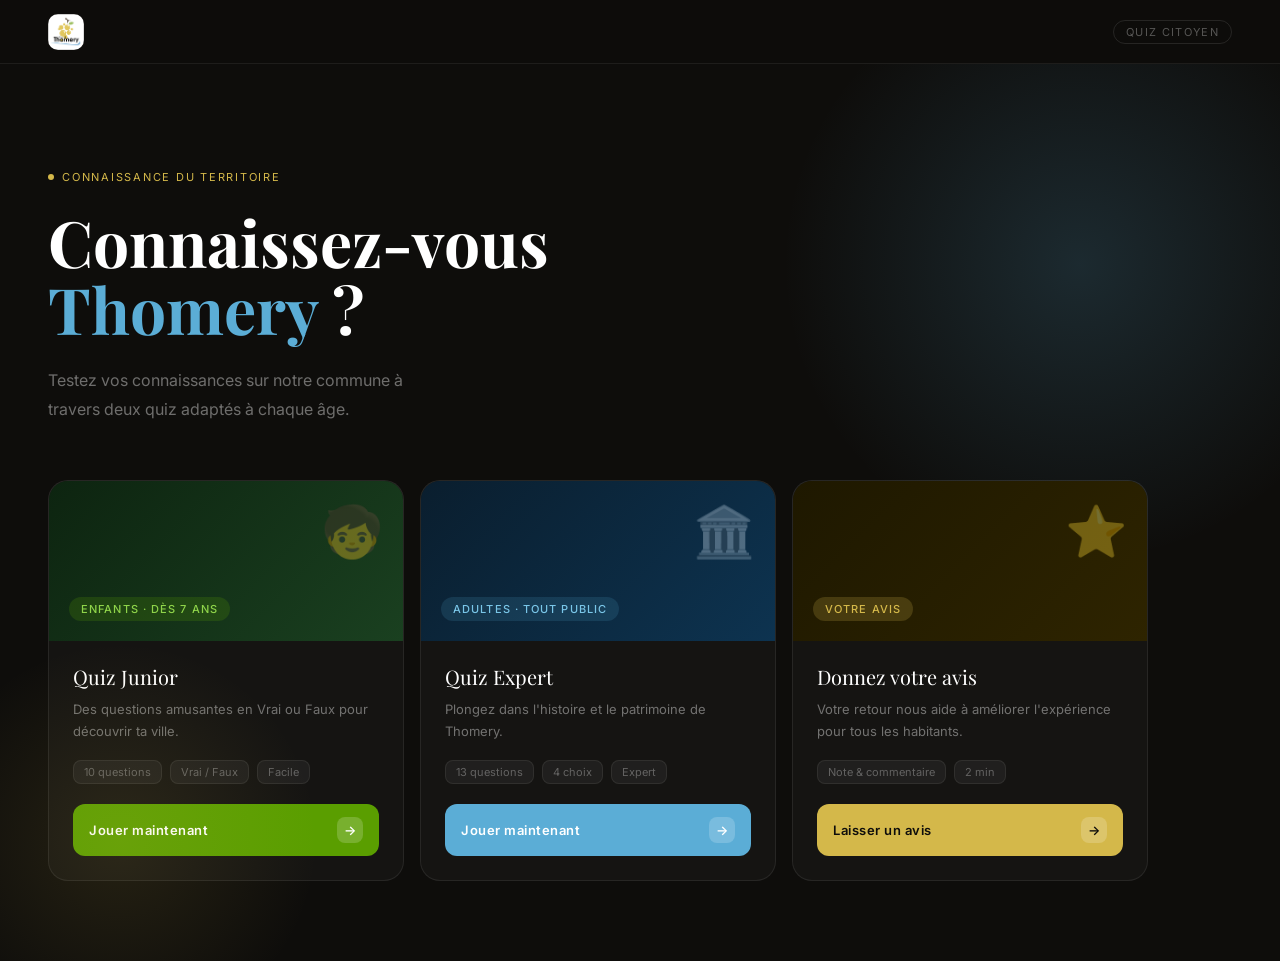
<file: index.html>
<!DOCTYPE html>
<html lang="fr">
<head>
<meta charset="UTF-8">
<meta name="viewport" content="width=device-width, initial-scale=1.0">
<title>Thomery – Quiz Citoyen</title>
<link rel="stylesheet" href="style.css">
</head>
<body>

<nav>
<div class="nav-logo">
  <div class="nav-mark">
    <img src="unnamed.png" alt=""> 
  </div>

</div>
  <span class="nav-tag">Quiz Citoyen</span>
</nav>

<div class="home-wrap">
  <div class="home-hero">
    <div class="hero-label"><span class="hero-label-dot"></span>Connaissance du territoire</div>
    <h1>Connaissez-vous<br><span>Thomery</span> ?</h1>
    <p>Testez vos connaissances sur notre commune à travers deux quiz adaptés à chaque âge.</p>

    <div class="home-cards">

      <a href="quiz-enfant.html" class="hcard enfant">
        <div class="hcard-img">
          <span class="hcard-emoji">🧒</span>
          <span class="hcard-chip">Enfants · Dès 7 ans</span>
        </div>
        <div class="hcard-body">
          <div class="hcard-title">Quiz Junior</div>
          <div class="hcard-desc">Des questions amusantes en Vrai ou Faux pour découvrir ta ville.</div>
          <div class="hcard-meta">
            <span class="hmeta">10 questions</span>
            <span class="hmeta">Vrai / Faux</span>
            <span class="hmeta">Facile</span>
          </div>
          <div class="hcard-btn" style="background:#5A9E00">
            Jouer maintenant
            <span class="hcard-btn-arrow">→</span>
          </div>
        </div>
      </a>

      <a href="quiz-adulte.html" class="hcard adulte">
        <div class="hcard-img">
          <span class="hcard-emoji">🏛️</span>
          <span class="hcard-chip">Adultes · Tout public</span>
        </div>
        <div class="hcard-body">
          <div class="hcard-title">Quiz Expert</div>
          <div class="hcard-desc">Plongez dans l'histoire et le patrimoine de Thomery.</div>
          <div class="hcard-meta">
            <span class="hmeta">13 questions</span>
            <span class="hmeta">4 choix</span>
            <span class="hmeta">Expert</span>
          </div>
          <div class="hcard-btn" style="background:#5BADD6">
            Jouer maintenant
            <span class="hcard-btn-arrow">→</span>
          </div>
        </div>
      </a>

      <a href="avis.html" class="hcard avis">
        <div class="hcard-img">
          <span class="hcard-emoji">⭐</span>
          <span class="hcard-chip" style="background:rgba(212,184,74,.2);color:#D4B84A;">Votre avis</span>
        </div>
        <div class="hcard-body">
          <div class="hcard-title">Donnez votre avis</div>
          <div class="hcard-desc">Votre retour nous aide à améliorer l'expérience pour tous les habitants.</div>
          <div class="hcard-meta">
            <span class="hmeta">Note & commentaire</span>
            <span class="hmeta">2 min</span>
          </div>
          <div class="hcard-btn" style="background:#D4B84A;color:#0E0D0B">
            Laisser un avis
            <span class="hcard-btn-arrow">→</span>
          </div>
        </div>
      </a>

    </div>
  </div>
</div>

</body>
</html>
</file>
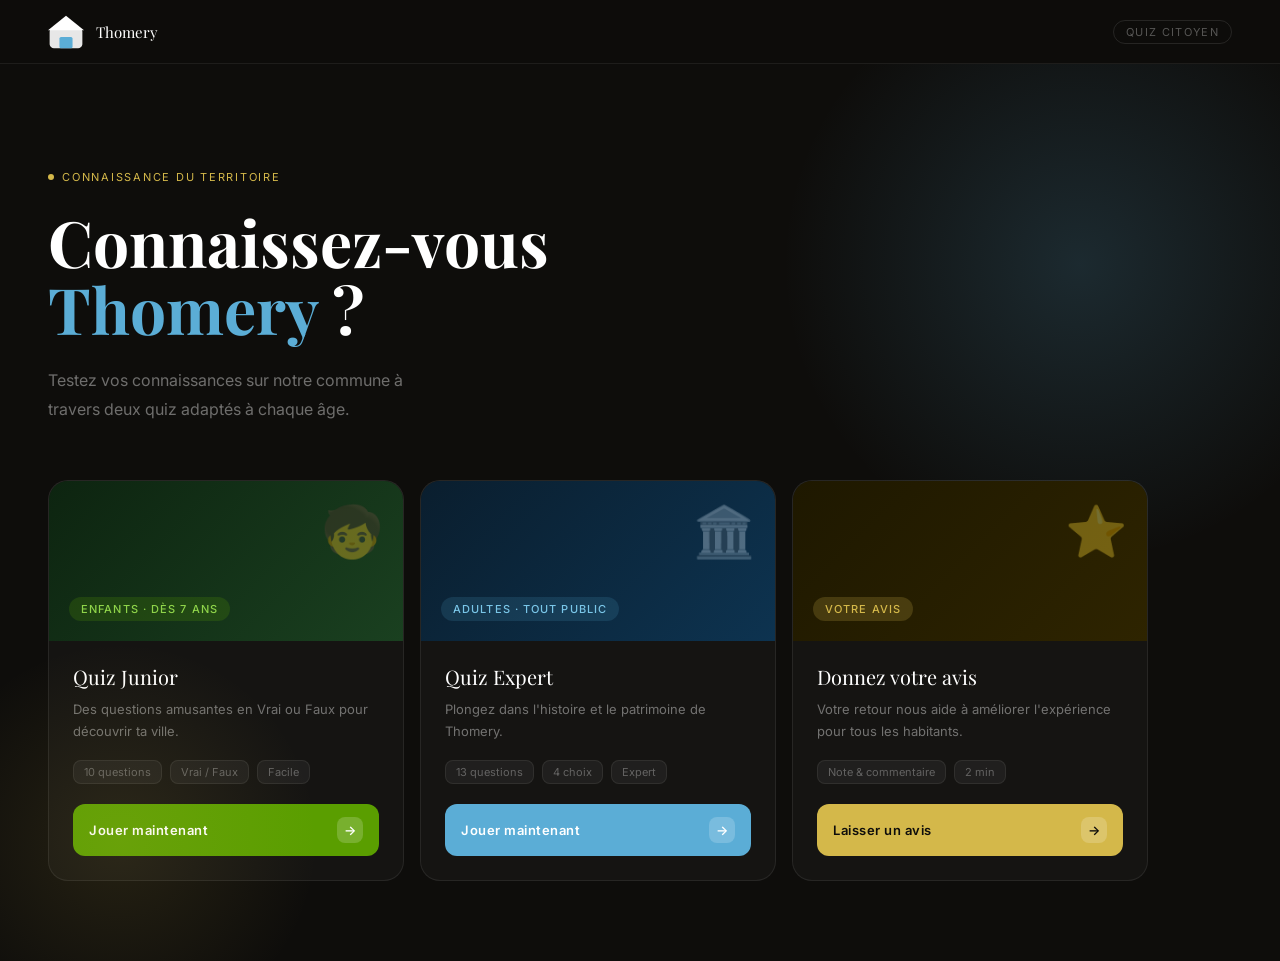
<file: accueil.html>
<!DOCTYPE html>
<html lang="fr">
<head>
<meta charset="UTF-8">
<meta name="viewport" content="width=device-width, initial-scale=1.0">
<title>Thomery – Quiz Citoyen</title>
<link rel="stylesheet" href="style.css">
</head>
<body>

<nav>
  <div class="nav-logo">
    <div class="nav-mark">
      <svg viewBox="0 0 22 22" fill="none">
        <rect x="1" y="9" width="20" height="12" rx="2" fill="white" opacity=".9"/>
        <polygon points="0,10 11,1 22,10" fill="white"/>
        <rect x="7" y="14" width="8" height="7" rx="1" fill="#5BADD6"/>
      </svg>
    </div>
    <span class="nav-name">Thomery</span>
  </div>
  <span class="nav-tag">Quiz Citoyen</span>
</nav>

<div class="home-wrap">
  <div class="home-hero">
    <div class="hero-label"><span class="hero-label-dot"></span>Connaissance du territoire</div>
    <h1>Connaissez-vous<br><span>Thomery</span> ?</h1>
    <p>Testez vos connaissances sur notre commune à travers deux quiz adaptés à chaque âge.</p>

    <div class="home-cards">

      <a href="quiz-enfant.html" class="hcard enfant">
        <div class="hcard-img">
          <span class="hcard-emoji">🧒</span>
          <span class="hcard-chip">Enfants · Dès 7 ans</span>
        </div>
        <div class="hcard-body">
          <div class="hcard-title">Quiz Junior</div>
          <div class="hcard-desc">Des questions amusantes en Vrai ou Faux pour découvrir ta ville.</div>
          <div class="hcard-meta">
            <span class="hmeta">10 questions</span>
            <span class="hmeta">Vrai / Faux</span>
            <span class="hmeta">Facile</span>
          </div>
          <div class="hcard-btn" style="background:#5A9E00">
            Jouer maintenant
            <span class="hcard-btn-arrow">→</span>
          </div>
        </div>
      </a>

      <a href="quiz-adulte.html" class="hcard adulte">
        <div class="hcard-img">
          <span class="hcard-emoji">🏛️</span>
          <span class="hcard-chip">Adultes · Tout public</span>
        </div>
        <div class="hcard-body">
          <div class="hcard-title">Quiz Expert</div>
          <div class="hcard-desc">Plongez dans l'histoire et le patrimoine de Thomery.</div>
          <div class="hcard-meta">
            <span class="hmeta">13 questions</span>
            <span class="hmeta">4 choix</span>
            <span class="hmeta">Expert</span>
          </div>
          <div class="hcard-btn" style="background:#5BADD6">
            Jouer maintenant
            <span class="hcard-btn-arrow">→</span>
          </div>
        </div>
      </a>

      <a href="avis.html" class="hcard avis">
        <div class="hcard-img">
          <span class="hcard-emoji">⭐</span>
          <span class="hcard-chip" style="background:rgba(212,184,74,.2);color:#D4B84A;">Votre avis</span>
        </div>
        <div class="hcard-body">
          <div class="hcard-title">Donnez votre avis</div>
          <div class="hcard-desc">Votre retour nous aide à améliorer l'expérience pour tous les habitants.</div>
          <div class="hcard-meta">
            <span class="hmeta">Note & commentaire</span>
            <span class="hmeta">2 min</span>
          </div>
          <div class="hcard-btn" style="background:#D4B84A;color:#0E0D0B">
            Laisser un avis
            <span class="hcard-btn-arrow">→</span>
          </div>
        </div>
      </a>

    </div>
  </div>
</div>

</body>
</html>
</file>
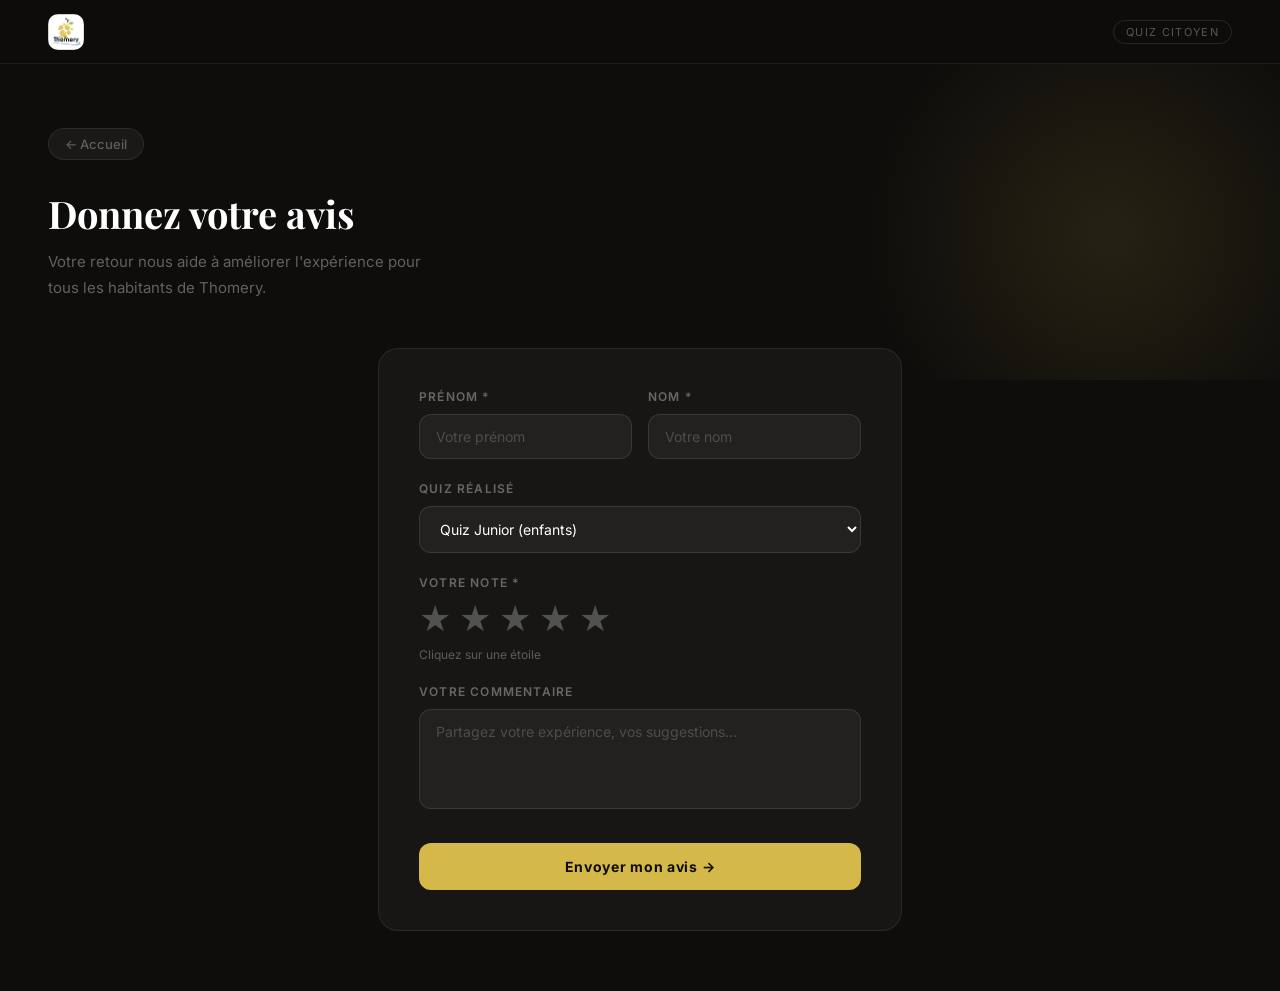
<file: avis.html>
<!DOCTYPE html>
<html lang="fr">
<head>
<meta charset="UTF-8">
<meta name="viewport" content="width=device-width, initial-scale=1.0">
<title>Votre avis – Thomery</title>
<link rel="stylesheet" href="style.css">
</head>
<body>

<nav>
<div class="nav-logo">
  <div class="nav-mark">
    <img src="unnamed.png" alt=""> 
  </div>
</div>
</div>
  <span class="nav-tag">Quiz Citoyen</span>
</nav>

<div class="avis-wrap">
  <div class="avis-hero">
    <a href="index.html" class="back">← Accueil</a>
    <h2>Donnez votre avis</h2>
    <p>Votre retour nous aide à améliorer l'expérience pour tous les habitants de Thomery.</p>
  </div>

  <div class="form-box">
    <div class="fcard" id="formCard">

      <div class="frow-2" style="display:grid;grid-template-columns:1fr 1fr;gap:16px;margin-bottom:22px;">
        <div class="frow" style="margin-bottom:0">
          <label>Prénom *</label>
          <input type="text" id="prenom" placeholder="Votre prénom">
        </div>
        <div class="frow" style="margin-bottom:0">
          <label>Nom *</label>
          <input type="text" id="nom" placeholder="Votre nom">
        </div>
      </div>

      <div class="frow">
        <label>Quiz réalisé</label>
        <select id="quiz" style="width:100%;padding:13px 16px;border-radius:12px;border:1px solid rgba(255,255,255,.1);background:rgba(255,255,255,.05);color:#fff;font-family:'Inter',sans-serif;font-size:14px;">
          <option value="Junior" style="background:#1a1a1a">Quiz Junior (enfants)</option>
          <option value="Expert" style="background:#1a1a1a">Quiz Expert (adultes)</option>
          <option value="Les deux" style="background:#1a1a1a">Les deux</option>
        </select>
      </div>

      <div class="frow">
        <label>Votre note *</label>
        <div class="stars" id="stars">
          <span class="star" data-v="1">★</span>
          <span class="star" data-v="2">★</span>
          <span class="star" data-v="3">★</span>
          <span class="star" data-v="4">★</span>
          <span class="star" data-v="5">★</span>
        </div>
        <div id="note-label" style="font-size:12px;color:rgba(255,255,255,.3);margin-top:8px;">Cliquez sur une étoile</div>
      </div>

      <div class="frow">
        <label>Votre commentaire</label>
        <textarea id="commentaire" placeholder="Partagez votre expérience, vos suggestions…"></textarea>
      </div>

      <div id="error-msg" style="color:#e07070;font-size:13px;margin-bottom:14px;display:none;">Veuillez remplir les champs obligatoires (prénom, nom et note).</div>

      <button class="btn-submit" onclick="submit()">Envoyer mon avis →</button>
    </div>

    <div class="success-box" id="successBox">
      <div class="success-icon">🎉</div>
      <div class="success-title">Merci pour votre avis !</div>
      <div class="success-sub">Votre retour a bien été enregistré.<br>Il nous aide à améliorer le quiz pour tous les habitants.</div>
      <a href="index.html" class="btn-white">← Retour à l'accueil</a>
    </div>
  </div>
</div>

<script>
let note = 0;
const labels = ['', 'Très décevant', 'Décevant', 'Correct', 'Bien', 'Excellent !'];

document.querySelectorAll('.star').forEach(s => {
  s.addEventListener('click', () => {
    note = parseInt(s.dataset.v);
    document.querySelectorAll('.star').forEach(st => {
      st.classList.toggle('active', parseInt(st.dataset.v) <= note);
      st.style.color = parseInt(st.dataset.v) <= note ? '#D4B84A' : '';
    });
    document.getElementById('note-label').textContent = labels[note];
    document.getElementById('note-label').style.color = '#D4B84A';
  });
  s.addEventListener('mouseenter', () => {
    const v = parseInt(s.dataset.v);
    document.querySelectorAll('.star').forEach(st => {
      st.style.opacity = parseInt(st.dataset.v) <= v ? '1' : '0.2';
    });
  });
  s.addEventListener('mouseleave', () => {
    document.querySelectorAll('.star').forEach(st => {
      st.style.opacity = parseInt(st.dataset.v) <= note ? '1' : '0.25';
    });
  });
});

// Données stockées localement (pour copier-coller)
let avis = JSON.parse(localStorage.getItem('thomery_avis') || '[]');

function submit() {
  const prenom = document.getElementById('prenom').value.trim();
  const nom = document.getElementById('nom').value.trim();
  const err = document.getElementById('error-msg');

  if (!prenom || !nom || note === 0) {
    err.style.display = 'block';
    return;
  }
  err.style.display = 'none';

  const entry = {
    date: new Date().toLocaleDateString('fr-FR'),
    prenom,
    nom,
    quiz: document.getElementById('quiz').value,
    note,
    commentaire: document.getElementById('commentaire').value.trim()
  };

  avis.push(entry);
  localStorage.setItem('thomery_avis', JSON.stringify(avis));

  document.getElementById('formCard').style.display = 'none';
  document.getElementById('successBox').style.display = 'block';
}
</script>
</body>
</html>
</file>
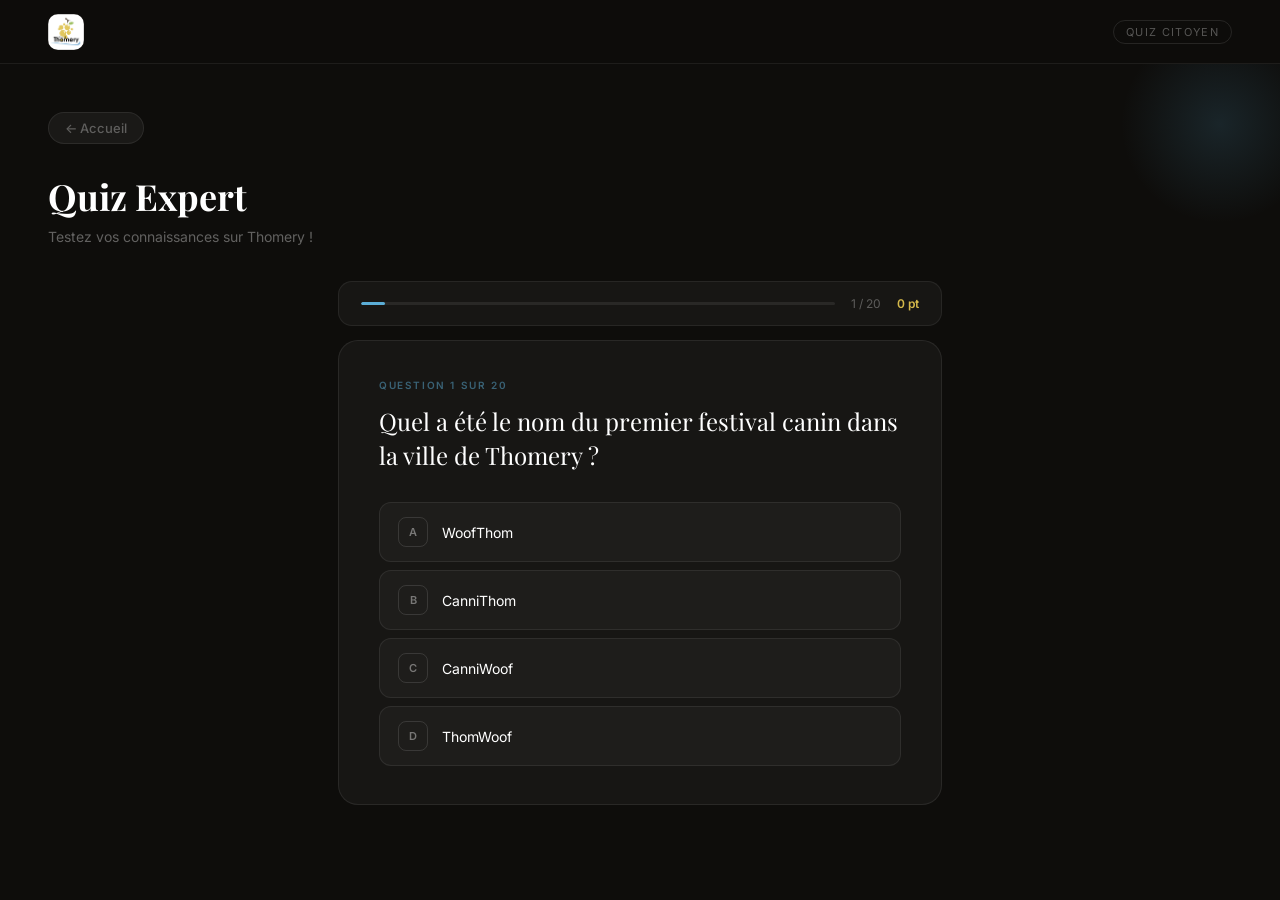
<file: quiz-adulte.html>
<!DOCTYPE html>
<html lang="fr">
<head>
<meta charset="UTF-8">
<meta name="viewport" content="width=device-width, initial-scale=1.0">
<title>Quiz Expert – Thomery</title>
<link rel="stylesheet" href="style.css">
</head>
<body>

<nav>
<div class="nav-logo">
  <div class="nav-mark">
    <img src="unnamed.png" alt=""> 
  </div>
</div>
  <span class="nav-tag">Quiz Citoyen</span>
</nav>

<div class="quiz-wrap">
  <div class="quiz-header">
    <a href="index.html" class="back">← Accueil</a>
    <h2>Quiz Expert</h2>
    <p>Testez vos connaissances sur Thomery !</p>
  </div>

  <div class="qwrap">
    <div class="prog" id="prog">
      <div class="prog-track">
        <div class="prog-fill" id="fill" style="background:#5BADD6;width:0%"></div>
      </div>
      <div class="prog-lbl" id="lbl">1 / 13</div>
      <div class="prog-score" id="sc">0 pt</div>
    </div>
    <div id="area"></div>
  </div>
</div>

<script>
const Q = [
  {
    q: "Quel a été le nom du premier festival canin dans la ville de Thomery ?",
    ch: ["WoofThom", "CanniThom", "CanniWoof", "ThomWoof"],
    c: 3,
    e: "Le ThomWoof a été organisé pour la première fois le 10 septembre 2024 dans les Jardins Salomon."
  },

  {
    q: "Comment la ville de Thomery est-elle surnommée ?",
    ch: ["La ville des vignes", "Village du raisin", "Village du vin", "Village de la vigne"],
    c: 3,
    e: "Thomery est surnommée le 'Village de la vigne' grâce à sa culture traditionnelle du chasselas doré."
  },

  {
    q: "Pour quoi la ville de Thomery est-elle connue ?",
    ch: ["La mairie", "Le Jardin Salomon", "Le chasselas doré", "L’église"],
    c: 2,
    e: "Thomery est connue pour la culture du chasselas doré, un raisin célèbre cultivé sur des murs à vignes."
  },

  {
    q: "Quel artiste peintre et sculpteur du XIXe siècle est connu à Thomery ?",
    ch: ["Pablo Picasso", "Rosa Bonheur", "Claude Monet", "Gustav Klimt"],
    c: 1,
    e: "Rosa Bonheur a vécu au château de By à Thomery pendant de nombreuses années."
  },

  {
    q: "Quelle phrase Henri IV aurait-il prononcée à propos de Thomery ?",
    ch: [
      "Tout va faire rire ici",
      "Tout me rit ici",
      "D’ici tout me rit",
      "Ici il y a tout qui me rit"
    ],
    c: 1,
    e: "La tradition raconte qu’Henri IV aurait déclaré : 'Tout me rit ici'."
  },

  {
    q: "Dans l’ancien temps, que stockait-on dans les serres du Jardin Salomon ?",
    ch: ["Des moutons", "Des chevaux", "Des vignes", "Des caves à vin"],
    c: 2,
    e: "Les serres servaient autrefois à cultiver et protéger les vignes."
  },

  {
    q: "Quel est le nom du fleuve qui passe dans la ville de Thomery ?",
    ch: ["L'Orvanne", "Le Loing", "Le Rhône", "La Seine"],
    c: 3,
    e: "La Seine traverse Thomery après être passée par Paris."
  },

  {
    q: "Quelle est la longueur unique au monde du réseau de murs à vignes de Thomery ?",
    ch: ["250 km", "100 km", "500 mètres", "400 km"],
    c:0,
    e: "Le réseau de murs à vignes de Thomery s’étend sur environ 250 km."
  },

  {
    q: "Quelle était la production maximale de chasselas à Thomery vers 1900 ?",
    ch: ["800 tonnes", "20 grammes", "500 tonnes", "250 kg"],
    c: 0,
    e: "Vers 1900, Thomery produisait jusqu’à 800 tonnes de chasselas."
  },

  {
    q: "Rosa Bonheur était spécialisée dans la peinture de quoi ?",
    ch: ["Animaux", "Personnes", "Paysages", "Abstrait"],
    c: 0,
    e: "Rosa Bonheur était célèbre pour ses peintures animalières."
  },

  {
    q: "Quelle grande forêt est située près de Thomery ?",
    ch: [
      "Forêt de Fontainebleau",
      "Forêt des Landes",
      "Forêt de Haye",
      "Forêt de Tronçais"
    ],
    c: 0,
    e: "La forêt de Fontainebleau est située à proximité de Thomery."
  },

  {
    q: "En quelle année le dernier colis de chasselas a-t-il quitté Thomery ?",
    ch: ["2015", "1970", "2026", "1990"],
    c: 1,
    e: "Le dernier colis de chasselas expédié depuis Thomery date de 1970."
  },

  {
    q: "Quelle émission de France 3 a mis Thomery en avant en 2024 ?",
    ch: [
      "Des racines et des ailes",
      "Le Village préféré des Français",
      "Faut pas rêver",
      "Échappées belles"
    ],
    c: 1,
    e: "Thomery a représenté l’Île-de-France dans 'Le Village préféré des Français'."
  },

  {
    q: "Dans quel château vivait Rosa Bonheur à Thomery ?",
    ch: [
      "Un penthouse",
      "Le château de Chambord",
      "Le château de Versailles",
      "Le château de By"
    ],
    c: 3,
    e: "Le château de By fut la résidence de Rosa Bonheur."
  },

  {
    q: "Quelle célébrité fit l’oraison funèbre du peintre Francis Gruber à Thomery ?",
    ch: ["Louis Aragon", "Pablo Picasso", "Rosa Bonheur", "Alfred Sisley"],
    c: 0,
    e: "Louis Aragon prononça l’oraison funèbre de Francis Gruber."
  },

  {
    q: "Quels animaux insolites vivaient dans la ménagerie de Rosa Bonheur ?",
    ch: [
      "Vaches, chevaux, moutons et lions apprivoisés",
      "Des rongeurs",
      "Des animaux aquatiques",
      "Des oiseaux exotiques"
    ],
    c: 0,
    e: "Rosa Bonheur possédait plusieurs animaux, dont des lions apprivoisés."
  },

  {
    q: "Comment Rosa Bonheur a-t-elle financé l’achat du château de By ?",
    ch: [
      "Grâce au vin",
      "Grâce à une vente de terrains",
      "Grâce à son tableau 'Le Marché aux chevaux'",
      "Grâce à un héritage"
    ],
    c: 2,
    e: "Le succès du tableau 'Le Marché aux chevaux' lui permit d’acheter le château."
  },

  {
    q: "Qu’était 'Thomery-Plage', ouverte en 1925 ?",
    ch: [
      "Une station de loisirs",
      "Un port",
      "Un barrage",
      "Un pont"
    ],
    c: 0,
    e: "Thomery-Plage était une station de loisirs avec baignade et dancing."
  },

  {
    q: "Quel roi de France a séjourné au château de la Rivière à Thomery ?",
    ch: ["Louis XV", "Louis XIV", "Louis XVI", "Louis XIII"],
    c: 0,
    e: "Louis XV séjourna au château de la Rivière en 1727 et 1732."
  },

  {
    q: "Quelle distinction Rosa Bonheur fut-elle la première femme à recevoir ?",
    ch: [
      "Ordre des Arts et des Lettres",
      "Ordre national du Mérite",
      "Légion d’honneur",
      "Ordre de la Libération"
    ],
    c: 2,
    e: "Rosa Bonheur fut la première femme décorée de la Légion d’honneur."
  }
];

const L = ['A', 'B', 'C', 'D'];

let cur = 0;
let score = 0;
let answered = false;

function render(){
  answered = false;

  const q = Q[cur];
  const n = Q.length;

  document.getElementById('fill').style.width = ((cur + 1) / n * 100) + '%';
  document.getElementById('lbl').textContent = `${cur + 1} / ${n}`;
  document.getElementById('sc').textContent = `${score} pt`;

  document.getElementById('area').innerHTML = `
    <div class="qbox">
      <div class="qn" style="color:#5BADD6">
        Question ${cur + 1} sur ${n}
      </div>

      <div class="qt">${q.q}</div>

      <div class="choices">
        ${q.ch.map((choice, i) => `
          <button class="cbtn" onclick="aQCM(${i})" id="c${i}">
            <span class="cl">${L[i]}</span>
            ${choice}
          </button>
        `).join('')}
      </div>

      <div id="fba"></div>

      <button class="btn-next" id="bn" onclick="next()" style="display:none;">
        ${cur < n - 1 ? 'Question suivante →' : 'Voir mes résultats →'}
      </button>
    </div>
  `;
}

function aQCM(idx){

  if(answered) return;

  answered = true;

  const q = Q[cur];

  const ok = idx === q.c;

  if(ok) score++;

  document.querySelectorAll('.cbtn').forEach(btn=>{
    btn.disabled = true;
  });

  document.getElementById('c'+idx)
    .classList.add(ok ? 'correct' : 'wrong');

  if(!ok){
    document.getElementById('c'+q.c)
      .classList.add('correct');
  }

  document.getElementById('fba').innerHTML = ok
    ? `
      <div class="fb ok">
        <span class="fb-i">✅</span>
        <div class="fb-t">
          <strong>Bonne réponse !</strong><br>
          ${q.e}
        </div>
      </div>
    `
    : `
      <div class="fb ko">
        <span class="fb-i">❌</span>
        <div class="fb-t">
          <strong>Mauvaise réponse.</strong><br>
          La bonne réponse était :
          <strong style="color:#fff">${q.ch[q.c]}</strong><br>
          ${q.e}
        </div>
      </div>
    `;

  document.getElementById('bn').style.display = 'block';

  document.getElementById('sc').textContent = `${score} pt`;
}

function next(){

  cur++;

  if(cur >= Q.length){
    showRes();
  }else{
    render();
  }

}

function showRes(){

  const n = Q.length;

  const pct = Math.round(score / n * 100);

  document.getElementById('prog').style.display = 'none';

  let msg = '';

  if(pct >= 80){
    msg = 'Félicitations ! Vous connaissez très bien Thomery !';
  }
  else if(pct >= 50){
    msg = 'Pas mal ! Vous êtes bien informé(e) sur la commune.';
  }
  else{
    msg = 'Il reste encore de belles choses à découvrir sur Thomery !';
  }

  document.getElementById('area').innerHTML = `
    <div class="res">

      <div class="res-ring">
        <div class="res-big">${score}/${n}</div>
        <div class="res-pct">${pct}%</div>
      </div>

      <div class="res-title">
        Quiz terminé !
      </div>

      <div class="res-sub">
        ${msg}
      </div>

      <div class="res-stats">

        <div class="stat">
          <div class="stat-n g">${score}</div>
          <div class="stat-l">Bonnes</div>
        </div>

        <div class="stat">
          <div class="stat-n r">${n-score}</div>
          <div class="stat-l">Mauvaises</div>
        </div>

        <div class="stat">
          <div class="stat-n">${pct}%</div>
          <div class="stat-l">Score</div>
        </div>

      </div>

      <div class="res-btns">

        <button class="btn-white"
          onclick="cur=0;score=0;document.getElementById('prog').style.display='flex';render()">
          ↺ Rejouer
        </button>

        <a href="index.html" class="btn-ghost">
          ← Accueil
        </a>

        <a href="avis.html" class="btn-ghost">
          ⭐ Donner mon avis
        </a>

      </div>

    </div>
  `;
}

render();
</script>
</body>
</html>
</file>
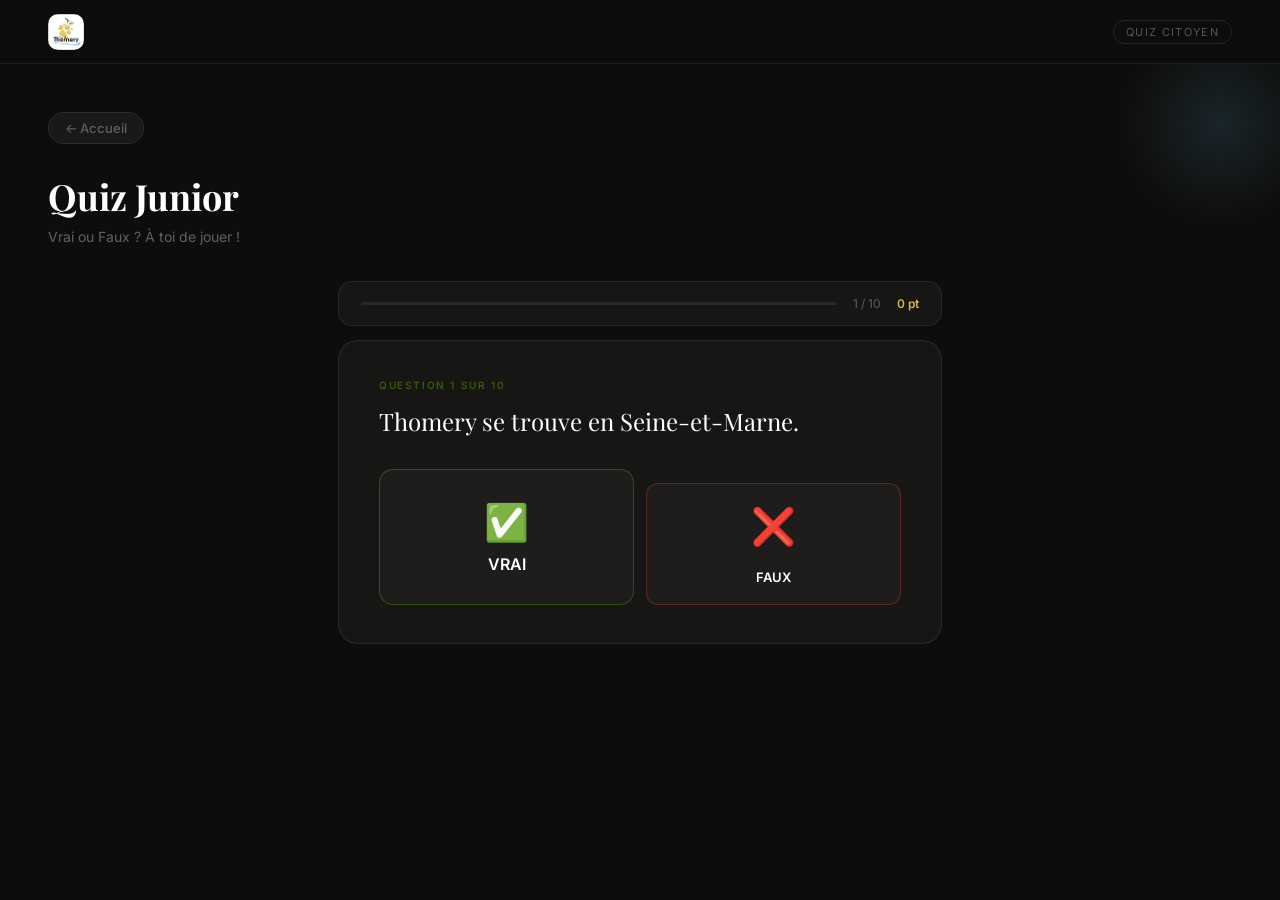
<file: quiz-enfant.html>
<!DOCTYPE html>
<html lang="fr">
<head>
<meta charset="UTF-8">
<meta name="viewport" content="width=device-width, initial-scale=1.0">
<title>Quiz Junior – Thomery</title>
<link rel="stylesheet" href="style.css">
</head>
<body>

<nav>
<div class="nav-logo">
  <div class="nav-mark">
    <img src="unnamed.png" alt=""> 
  </div>
</div>
  <span class="nav-tag">Quiz Citoyen</span>
</nav>

<div class="quiz-wrap">
  <div class="quiz-header">
    <a href="index" class="back">← Accueil</a>
    <h2>Quiz Junior</h2>
    <p>Vrai ou Faux ? À toi de jouer !</p>
  </div>

  <div class="qwrap">
    <div class="prog" id="prog">
      <div class="prog-track">
        <div class="prog-fill" id="fill" style="background:#5A9E00;width:0%"></div>
      </div>
      <div class="prog-lbl" id="lbl">1 / 10</div>
      <div class="prog-score" id="sc">0 pt</div>
    </div>
    <div id="area"></div>
  </div>
</div>

<script>
const Q=[
  {q:"Thomery se trouve en Seine-et-Marne.",r:true,e:"Oui ! Thomery est dans le département 77, la Seine-et-Marne."},
  {q:"Le fruit célèbre de Thomery est la fraise.",r:false,e:"Non, c'est le raisin chasselas doré qui a rendu Thomery célèbre !"},
  {q:"La forêt de Fontainebleau est proche de Thomery.",r:true,e:"Oui, la forêt de Fontainebleau borde directement le village."},
  {q:"Rosa Bonheur était une chanteuse célèbre.",r:false,e:"Non ! Rosa Bonheur était une grande peintre, spécialisée dans les animaux."},
  {q:"Rosa Bonheur avait des lions chez elle à Thomery.",r:true,e:"Oui, elle avait même une paire de lions apprivoisés dans sa ménagerie !"},
  {q:"La Seine traverse Thomery.",r:true,e:"Oui, la Seine borde le village de Thomery."},
  {q:"Thomery compte plus de 50 000 habitants.",r:false,e:"Non, Thomery est un petit village d'environ 3 500 habitants."},
  {q:"Le château de Rosa Bonheur s'appelle le château de By.",r:true,e:"Exact ! Le château de By à Thomery est la maison-musée de Rosa Bonheur."},
  {q:"Le chasselas de Thomery était envoyé jusqu'à Paris.",r:true,e:"Oui, les colis de raisin chasselas partaient régulièrement vers Paris !"},
  {q:"Thomery a représenté l'Île-de-France dans Le Village préféré des Français en 2024.",r:true,e:"Oui ! Thomery a participé à cette émission sur France 3 en 2024."}
];

let cur=0,score=0,answered=false;

function render(){
  answered=false;
  const q=Q[cur],n=Q.length;
  document.getElementById('fill').style.width=(cur/n*100)+'%';
  document.getElementById('lbl').textContent=`${cur+1} / ${n}`;
  document.getElementById('sc').textContent=`${score} pt`;
  document.getElementById('area').innerHTML=`
    <div class="qbox">
      <div class="qn" style="color:#5A9E00">Question ${cur+1} sur ${n}</div>
      <div class="qt">${q.q}</div>
      <div class="tfg">
        <button class="tfb vb" id="tv" onclick="aTF(true)"><span class="tfe">✅</span>VRAI</button>
        <button class="tfb fb" id="tf" onclick="aTF(false)"><span class="tfe">❌</span>FAUX</button>
      </div>
      <div id="fbe"></div>
      <button class="btn-next" id="bn" onclick="next()">${cur<n-1?'Question suivante →':'Voir mes résultats →'}</button>
    </div>`;
}

function aTF(val){
  if(answered)return;answered=true;
  const q=Q[cur],ok=val===q.r;if(ok)score++;
  document.getElementById('tv').disabled=true;
  document.getElementById('tf').disabled=true;
  document.getElementById(val?'tv':'tf').classList.add(ok?'correct':'wrong');
  if(!ok)document.getElementById(q.r?'tv':'tf').classList.add('correct');
  document.getElementById('fbe').innerHTML=ok
    ?`<div class="fb ok"><span class="fb-i">🎉</span><div class="fb-t"><strong>Bravo !</strong>${q.e}</div></div>`
    :`<div class="fb ko"><span class="fb-i">😅</span><div class="fb-t"><strong>Pas tout à fait !</strong>${q.e}</div></div>`;
  document.getElementById('bn').classList.add('show');
  document.getElementById('sc').textContent=`${score} pt`;
}

function next(){
  cur++;
  if(cur>=Q.length)showRes();else render();
}

function showRes(){
  const n=Q.length,pct=Math.round(score/n*100);
  document.getElementById('prog').style.display='none';
  const msg=pct>=80?'Bravo ! Tu connais très bien Thomery !':pct>=50?'Pas mal ! Tu es bien informé(e) sur ta ville.':'Il reste encore des choses à découvrir sur Thomery !';
  document.getElementById('area').innerHTML=`
    <div class="res">
      <div class="res-ring"><div class="res-big">${score}/${n}</div><div class="res-pct">${pct}%</div></div>
      <div class="res-title">Quiz terminé !</div>
      <div class="res-sub">${msg}</div>
      <div class="res-stats">
        <div class="stat"><div class="stat-n g">${score}</div><div class="stat-l">Bonnes</div></div>
        <div class="stat"><div class="stat-n r">${n-score}</div><div class="stat-l">Mauvaises</div></div>
        <div class="stat"><div class="stat-n">${pct}%</div><div class="stat-l">Score</div></div>
      </div>
      <div class="res-btns">
        <button class="btn-white" onclick="cur=0;score=0;document.getElementById('prog').style.display='flex';render()">↺ Rejouer</button>
        <a href="index.html" class="btn-ghost">← Accueil</a>
        <a href="avis.html" class="btn-ghost">⭐ Donner mon avis</a>
      </div>
    </div>`;
}

render();
</script>
</body>
</html>
</file>
<file: style.css>
@import url('https://fonts.googleapis.com/css2?family=Playfair+Display:wght@700&family=Inter:wght@300;400;500;600&display=swap');

*{box-sizing:border-box;margin:0;padding:0;}
body{font-family:'Inter',sans-serif;background:#0E0D0B;color:#fff;min-height:100vh;}
a{text-decoration:none;color:inherit;}

/* NAV */
nav{
  position:fixed;top:0;left:0;right:0;z-index:100;
  padding:0 48px;height:64px;
  display:flex;align-items:center;justify-content:space-between;
  background:rgba(14,13,11,.88);
  backdrop-filter:blur(20px);
  border-bottom:1px solid rgba(255,255,255,.07);
}

.nav-logo{
  display:flex;
  align-items:center;
  gap:12px;
}

.nav-mark{
  width:36px;
  height:36px;
  border-radius:10px;
  overflow:hidden;
  flex-shrink:0;
}

.nav-mark img{
  width:100%;
  height:100%;
  object-fit:cover;
  display:block;
}

.nav-name{
  font-family:'Playfair Display',serif;
  font-size:15px;
  color:#fff;
}

.nav-tag{
  font-size:11px;
  letter-spacing:.12em;
  text-transform:uppercase;
  color:rgba(255,255,255,.3);
  border:1px solid rgba(255,255,255,.1);
  padding:4px 12px;
  border-radius:20px;
}

/* ACCUEIL */
.home-wrap{padding-top:64px;min-height:100vh;}
.home-hero{padding:100px 48px 80px;position:relative;overflow:hidden;}
.home-hero::before{content:'';position:absolute;width:600px;height:600px;border-radius:50%;background:radial-gradient(circle,rgba(91,173,214,.18) 0%,transparent 70%);right:-100px;top:-100px;pointer-events:none;}
.home-hero::after{content:'';position:absolute;width:400px;height:400px;border-radius:50%;background:radial-gradient(circle,rgba(212,184,74,.12) 0%,transparent 70%);left:-80px;bottom:-80px;pointer-events:none;}

.hero-label{display:inline-flex;align-items:center;gap:8px;font-size:11px;letter-spacing:.16em;text-transform:uppercase;color:#D4B84A;margin-bottom:24px;}
.hero-label-dot{width:6px;height:6px;border-radius:50%;background:#D4B84A;}
.home-hero h1{font-family:'Playfair Display',serif;font-size:64px;line-height:1.05;color:#fff;max-width:580px;margin-bottom:24px;}
.home-hero h1 span{color:#5BADD6;}
.home-hero p{font-size:16px;color:rgba(255,255,255,.4);max-width:400px;line-height:1.8;margin-bottom:56px;}

.home-cards{display:grid;grid-template-columns:1fr 1fr 1fr;gap:16px;max-width:1100px;}

.hcard{border-radius:20px;overflow:hidden;cursor:pointer;border:1px solid rgba(255,255,255,.08);background:rgba(255,255,255,.03);transition:border-color .3s,transform .3s;position:relative;display:block;}
.hcard:hover{border-color:rgba(255,255,255,.2);transform:translateY(-4px);}
.hcard-img{height:160px;display:flex;align-items:flex-end;padding:20px;position:relative;overflow:hidden;}
.hcard.enfant .hcard-img{background:linear-gradient(135deg,#0d2410,#1a4020);}
.hcard.adulte .hcard-img{background:linear-gradient(135deg,#0a1e2e,#0d3350);}
.hcard.avis  .hcard-img{background:linear-gradient(135deg,#1e1800,#2e2400);}
.hcard-emoji{position:absolute;right:20px;top:20px;font-size:50px;opacity:.35;}
.hcard-chip{display:inline-flex;align-items:center;gap:6px;font-size:11px;font-weight:500;letter-spacing:.1em;text-transform:uppercase;padding:5px 12px;border-radius:20px;}
.hcard.enfant .hcard-chip{background:rgba(90,158,0,.2);color:#8fd44a;}
.hcard.adulte .hcard-chip{background:rgba(91,173,214,.15);color:#7ac6e8;}
.hcard-body{padding:22px 24px 24px;}
.hcard-title{font-family:'Playfair Display',serif;font-size:20px;margin-bottom:8px;}
.hcard-desc{font-size:13px;color:rgba(255,255,255,.4);line-height:1.7;margin-bottom:18px;}
.hcard-meta{display:flex;gap:8px;flex-wrap:wrap;margin-bottom:20px;}
.hmeta{font-size:11px;color:rgba(255,255,255,.3);background:rgba(255,255,255,.05);border:1px solid rgba(255,255,255,.07);padding:4px 10px;border-radius:8px;}
.hcard-btn{width:100%;padding:13px 16px;border-radius:12px;font-family:'Inter',sans-serif;font-size:13px;font-weight:600;letter-spacing:.04em;cursor:pointer;border:none;display:flex;align-items:center;justify-content:space-between;transition:opacity .2s;color:#fff;}
.hcard-btn:hover{opacity:.85;}
.hcard-btn-arrow{width:26px;height:26px;border-radius:8px;background:rgba(255,255,255,.18);display:flex;align-items:center;justify-content:center;font-size:13px;}

/* QUIZ PAGES */
.quiz-wrap{padding-top:64px;min-height:100vh;}
.quiz-header{padding:48px 48px 72px;position:relative;overflow:hidden;}
.quiz-header::before{content:'';position:absolute;right:-40px;top:-40px;width:200px;height:200px;border-radius:50%;background:radial-gradient(circle,rgba(91,173,214,.15) 0%,transparent 70%);pointer-events:none;}
.back{display:inline-flex;align-items:center;gap:8px;font-size:13px;color:rgba(255,255,255,.3);background:rgba(255,255,255,.05);border:1px solid rgba(255,255,255,.08);border-radius:20px;padding:7px 16px;cursor:pointer;margin-bottom:28px;font-family:'Inter',sans-serif;font-weight:500;transition:color .2s,background .2s;text-decoration:none;}
.back:hover{color:#fff;background:rgba(255,255,255,.1);}
.quiz-header h2{font-family:'Playfair Display',serif;font-size:36px;margin-bottom:8px;}
.quiz-header p{color:rgba(255,255,255,.35);font-size:14px;}

.qwrap{max-width:660px;margin:-36px auto 60px;padding:0 28px;}

.prog{background:rgba(255,255,255,.04);border:1px solid rgba(255,255,255,.07);border-radius:14px;padding:14px 22px;margin-bottom:14px;display:flex;align-items:center;gap:16px;}
.prog-track{flex:1;height:3px;background:rgba(255,255,255,.08);border-radius:2px;overflow:hidden;}
.prog-fill{height:100%;border-radius:2px;transition:width .5s cubic-bezier(.4,0,.2,1);}
.prog-lbl{font-size:12px;color:rgba(255,255,255,.3);white-space:nowrap;}
.prog-score{font-size:12px;font-weight:600;color:#D4B84A;white-space:nowrap;}

.qbox{background:rgba(255,255,255,.04);border:1px solid rgba(255,255,255,.08);border-radius:20px;padding:38px 40px;animation:up .4s cubic-bezier(.4,0,.2,1);}
@keyframes up{from{opacity:0;transform:translateY(16px);}to{opacity:1;transform:translateY(0);}}
.qn{font-size:10px;letter-spacing:.16em;text-transform:uppercase;font-weight:600;margin-bottom:14px;opacity:.5;}
.qt{font-family:'Playfair Display',serif;font-size:24px;line-height:1.4;margin-bottom:30px;}

/* CHOIX QCM */
.choices{display:flex;flex-direction:column;gap:8px;}
.cbtn{display:flex;align-items:center;gap:14px;padding:14px 18px;border-radius:12px;border:1px solid rgba(255,255,255,.08);background:rgba(255,255,255,.03);cursor:pointer;font-family:'Inter',sans-serif;font-size:14px;color:#fff;text-align:left;transition:border-color .18s,background .18s,transform .15s;width:100%;}
.cbtn:hover:not(:disabled){border-color:rgba(91,173,214,.5);background:rgba(91,173,214,.08);transform:translateX(4px);}
.cbtn:disabled{cursor:default;}
.cl{width:30px;height:30px;border-radius:8px;border:1px solid rgba(255,255,255,.12);display:flex;align-items:center;justify-content:center;font-size:11px;font-weight:600;color:rgba(255,255,255,.4);flex-shrink:0;}
.cbtn.correct{border-color:#5A9E00;background:rgba(90,158,0,.12);}
.cbtn.correct .cl{background:#5A9E00;color:#fff;border-color:#5A9E00;}
.cbtn.wrong{border-color:#c0392b;background:rgba(192,57,43,.1);}
.cbtn.wrong .cl{background:#c0392b;color:#fff;border-color:#c0392b;}

/* VRAI/FAUX */
.tfg{display:grid;grid-template-columns:1fr 1fr;gap:12px;}
.tfb{padding:30px 16px;border-radius:14px;border:1px solid rgba(255,255,255,.08);background:rgba(255,255,255,.03);cursor:pointer;font-family:'Inter',sans-serif;font-size:16px;font-weight:600;display:flex;flex-direction:column;align-items:center;gap:10px;transition:transform .15s,border-color .2s,background .2s;color:#fff;width:100%;}
.tfb:hover:not(:disabled){transform:scale(1.04);}
.tfb:disabled{cursor:default;}
.tfe{font-size:36px;}
.tfb.vb{border-color:rgba(90,158,0,.4);}
.tfb.fb{border-color:rgba(192,57,43,.4);}
.tfb.correct{border-color:#5A9E00;background:rgba(90,158,0,.12);color:#8fd44a;}
.tfb.wrong{border-color:#c0392b;background:rgba(192,57,43,.1);color:#e07070;}

/* FEEDBACK */
.fb{margin-top:14px;padding:14px 18px;border-radius:12px;display:flex;gap:12px;font-size:13px;line-height:1.6;animation:fadeIn .3s ease;}
@keyframes fadeIn{from{opacity:0;}to{opacity:1;}}
.fb.ok{background:rgba(90,158,0,.1);border:1px solid rgba(90,158,0,.25);}
.fb.ko{background:rgba(192,57,43,.08);border:1px solid rgba(192,57,43,.2);}
.fb-i{font-size:18px;flex-shrink:0;}
.fb-t strong{display:block;font-size:14px;font-weight:600;margin-bottom:2px;}
.fb.ok .fb-t strong{color:#8fd44a;}
.fb.ko .fb-t strong{color:#e07070;}
.fb-t{color:rgba(255,255,255,.55);}

/* BOUTON SUIVANT */
.btn-next{margin-top:22px;width:100%;padding:14px 24px;border:none;border-radius:12px;font-family:'Inter',sans-serif;font-size:13px;font-weight:600;letter-spacing:.05em;cursor:pointer;background:#fff;color:#0E0D0B;display:none;align-items:center;justify-content:center;gap:8px;transition:background .18s,transform .15s;}
.btn-next:hover{background:#E8E4DC;transform:translateY(-2px);}
.btn-next.show{display:flex;}

/* RÉSULTATS */
.res{background:rgba(255,255,255,.04);border:1px solid rgba(255,255,255,.08);border-radius:20px;padding:48px 40px;text-align:center;animation:up .5s cubic-bezier(.4,0,.2,1);}
.res-ring{width:110px;height:110px;border-radius:50%;border:2px solid rgba(255,255,255,.1);background:rgba(255,255,255,.05);margin:0 auto 28px;display:flex;align-items:center;justify-content:center;flex-direction:column;}
.res-big{font-family:'Playfair Display',serif;font-size:34px;color:#D4B84A;line-height:1;}
.res-pct{font-size:11px;color:rgba(255,255,255,.3);margin-top:4px;}
.res-title{font-family:'Playfair Display',serif;font-size:26px;margin-bottom:8px;}
.res-sub{font-size:14px;color:rgba(255,255,255,.4);line-height:1.75;max-width:340px;margin:0 auto 32px;}
.res-stats{display:flex;justify-content:center;gap:12px;margin-bottom:36px;}
.stat{padding:16px 20px;border-radius:14px;background:rgba(255,255,255,.04);border:1px solid rgba(255,255,255,.07);min-width:90px;text-align:center;}
.stat-n{font-size:26px;font-weight:600;}
.stat-n.g{color:#8fd44a;}.stat-n.r{color:#e07070;}
.stat-l{font-size:10px;color:rgba(255,255,255,.25);margin-top:4px;text-transform:uppercase;letter-spacing:.1em;}
.res-btns{display:flex;gap:10px;justify-content:center;flex-wrap:wrap;}
.btn-white{padding:13px 28px;border-radius:12px;font-family:'Inter',sans-serif;font-size:13px;font-weight:600;letter-spacing:.04em;cursor:pointer;background:#fff;color:#0E0D0B;border:none;transition:background .18s,transform .15s;text-decoration:none;display:inline-block;}
.btn-white:hover{background:#E8E4DC;transform:translateY(-2px);}
.btn-ghost{padding:13px 28px;border-radius:12px;font-family:'Inter',sans-serif;font-size:13px;font-weight:600;letter-spacing:.04em;cursor:pointer;background:rgba(255,255,255,.06);color:rgba(255,255,255,.6);border:1px solid rgba(255,255,255,.1);transition:background .18s,transform .15s;text-decoration:none;display:inline-block;}
.btn-ghost:hover{background:rgba(255,255,255,.1);transform:translateY(-2px);}

/* PAGE AVIS */
.avis-wrap{padding-top:64px;min-height:100vh;}
.avis-hero{padding:64px 48px 80px;position:relative;overflow:hidden;}
.avis-hero::before{content:'';position:absolute;width:500px;height:500px;border-radius:50%;background:radial-gradient(circle,rgba(212,184,74,.12) 0%,transparent 70%);right:-80px;top:-80px;pointer-events:none;}
.avis-hero h2{font-family:'Playfair Display',serif;font-size:38px;margin-bottom:10px;}
.avis-hero p{color:rgba(255,255,255,.35);font-size:15px;max-width:400px;line-height:1.7;}

.form-box{max-width:580px;margin:-32px auto 60px;padding:0 28px;}
.fcard{background:rgba(255,255,255,.04);border:1px solid rgba(255,255,255,.08);border-radius:20px;padding:40px;}

.frow{margin-bottom:22px;}
.frow label{display:block;font-size:12px;font-weight:600;letter-spacing:.1em;text-transform:uppercase;color:rgba(255,255,255,.35);margin-bottom:10px;}
.frow input,.frow textarea{width:100%;padding:13px 16px;border-radius:12px;border:1px solid rgba(255,255,255,.1);background:rgba(255,255,255,.05);color:#fff;font-family:'Inter',sans-serif;font-size:14px;transition:border-color .2s;resize:none;}
.frow input::placeholder,.frow textarea::placeholder{color:rgba(255,255,255,.2);}
.frow input:focus,.frow textarea:focus{outline:none;border-color:rgba(212,184,74,.5);}
.frow textarea{min-height:100px;}

.stars{display:flex;gap:8px;}
.star{font-size:32px;cursor:pointer;opacity:.25;transition:opacity .15s,transform .15s;user-select:none;}
.star.active,.star:hover{opacity:1;transform:scale(1.15);}

.frow-2{display:grid;grid-template-columns:1fr 1fr;gap:16px;}

.btn-submit{width:100%;padding:15px;border-radius:12px;border:none;background:#D4B84A;color:#0E0D0B;font-family:'Inter',sans-serif;font-size:14px;font-weight:700;letter-spacing:.05em;cursor:pointer;margin-top:8px;transition:opacity .2s,transform .15s;}
.btn-submit:hover{opacity:.88;transform:translateY(-2px);}

.success-box{display:none;text-align:center;padding:48px 20px;}
.success-icon{font-size:56px;margin-bottom:20px;}
.success-title{font-family:'Playfair Display',serif;font-size:28px;margin-bottom:10px;}
.success-sub{color:rgba(255,255,255,.4);font-size:14px;line-height:1.7;margin-bottom:32px;}

/* Responsive basique */
@media(max-width:700px){
  .home-cards{grid-template-columns:1fr;}
  .home-hero h1{font-size:42px;}
  nav{padding:0 20px;}
  .home-hero,.quiz-header,.avis-hero{padding-left:20px;padding-right:20px;}
  .qwrap,.form-box{padding:0 16px;}
  .frow-2{grid-template-columns:1fr;}
}
</file>
